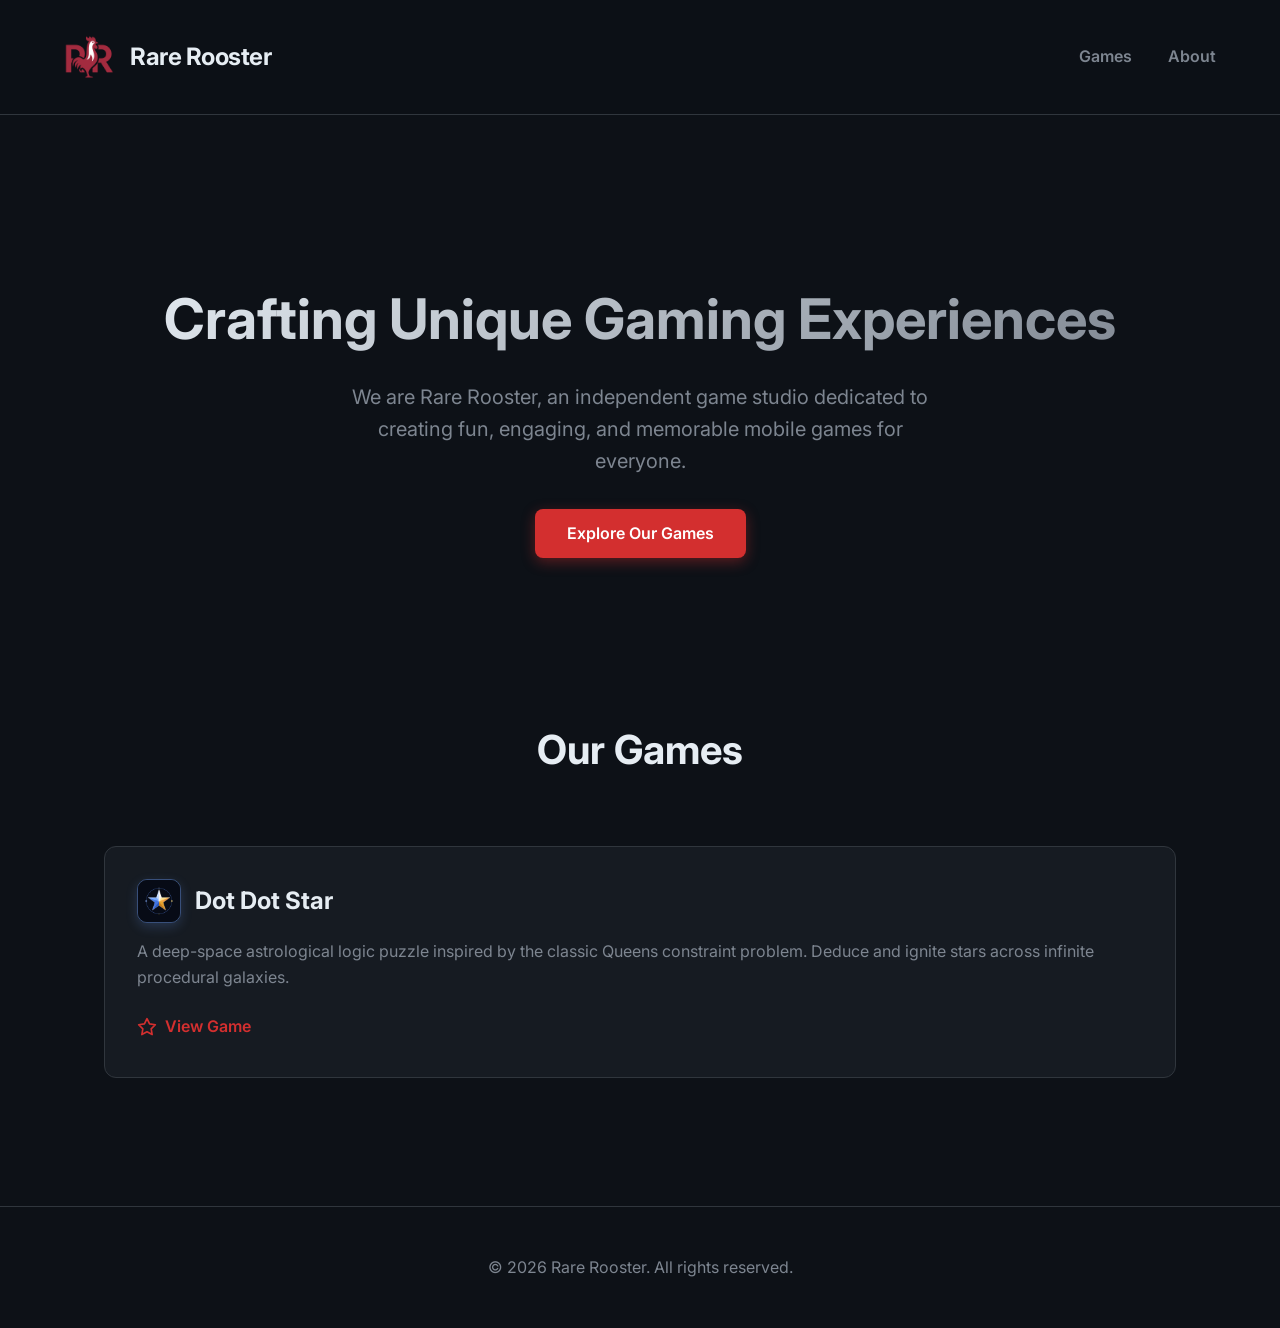
<file: index.html>
<!DOCTYPE html>
<html lang="en">
<head>
  <meta charset="UTF-8">
  <meta name="viewport" content="width=device-width, initial-scale=1.0">
  <title>Rare Rooster</title>
  <meta name="description" content="Rare Rooster - Independent Game Development Studio">
  <link rel="stylesheet" href="assets/css/styles.css">
  <link rel="icon" type="image/png" href="assets/images/logo.png">
</head>
<body>
  <header>
    <a href="index.html" class="logo-container">
      <img src="assets/images/logo.png" alt="Rare Rooster Logo">
      <span class="logo-text">Rare Rooster</span>
    </a>
    <nav>
      <a href="#games">Games</a>
      <a href="#about">About</a>
    </nav>
  </header>

  <main>
    <section class="hero">
      <h1>Crafting Unique Gaming Experiences</h1>
      <p>We are Rare Rooster, an independent game studio dedicated to creating fun, engaging, and memorable mobile games for everyone.</p>
      <a href="#games" class="btn">Explore Our Games</a>
    </section>

    <section id="games" style="padding-top: 4rem;">
      <h2 style="text-align: center; font-size: 2.5rem; margin-bottom: 2rem;">Our Games</h2>
      <div class="games-grid">
        <a href="games/dot-dot-star.html" class="game-card">
          <div style="display: flex; align-items: center; gap: 0.85rem; margin-bottom: 1rem;">
            <img src="assets/images/dot-dot-star-icon.png" alt="Dot Dot Star Icon" style="width: 44px; height: 44px; border-radius: 10px; border: 1px solid rgba(108, 159, 255, 0.4); box-shadow: 0 4px 12px rgba(108, 159, 255, 0.2);">
            <h3 style="margin-bottom: 0;">Dot Dot Star</h3>
          </div>
          <p>A deep-space astrological logic puzzle inspired by the classic Queens constraint problem. Deduce and ignite stars across infinite procedural galaxies.</p>
          <span class="game-card-action">
            <svg width="20" height="20" viewBox="0 0 24 24" fill="none" stroke="currentColor" stroke-width="2" stroke-linecap="round" stroke-linejoin="round">
              <polygon points="12 2 15.09 8.26 22 9.27 17 14.14 18.18 21.02 12 17.77 5.82 21.02 7 14.14 2 9.27 8.91 8.26 12 2"></polygon>
            </svg>
            View Game
          </span>
        </a>
        <!-- Future games will be added here -->
      </div>
    </section>
  </main>

  <footer>
    <p>&copy; 2026 Rare Rooster. All rights reserved.</p>
  </footer>
</body>
</html>
</file>
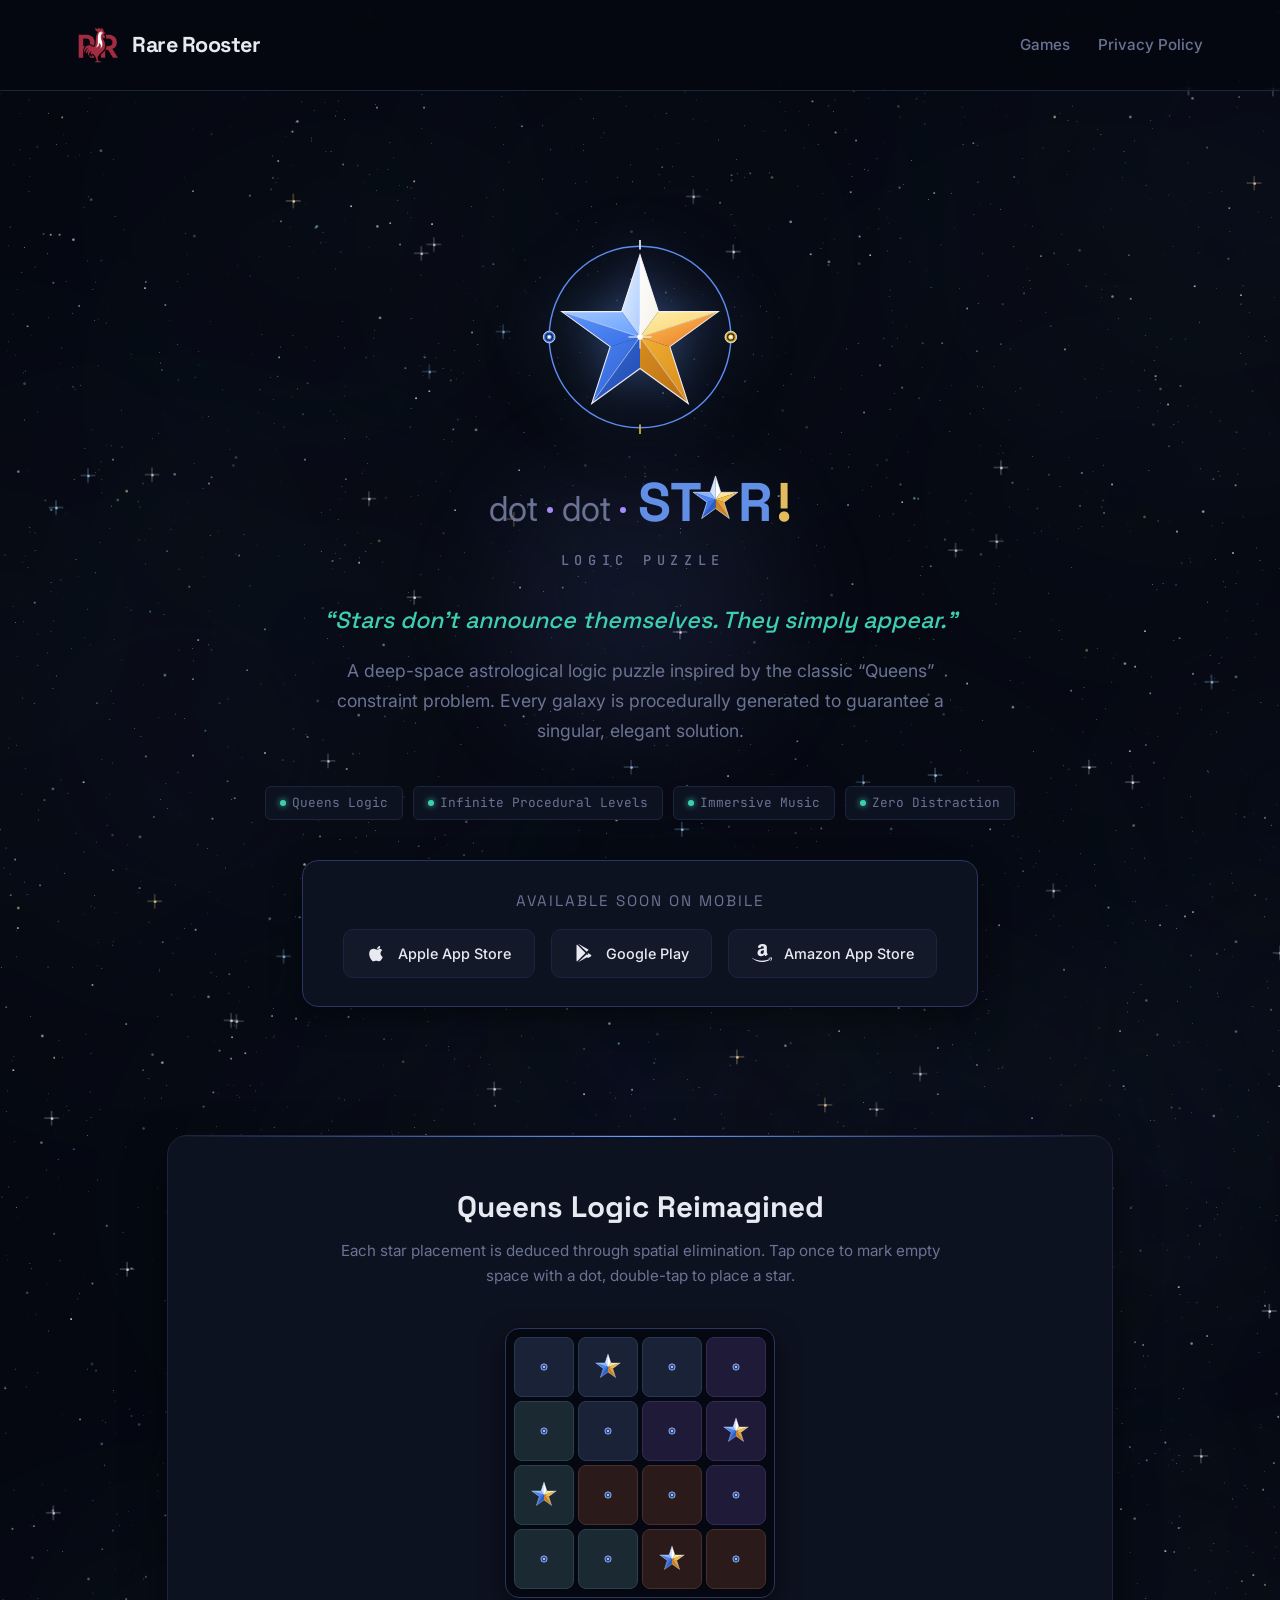
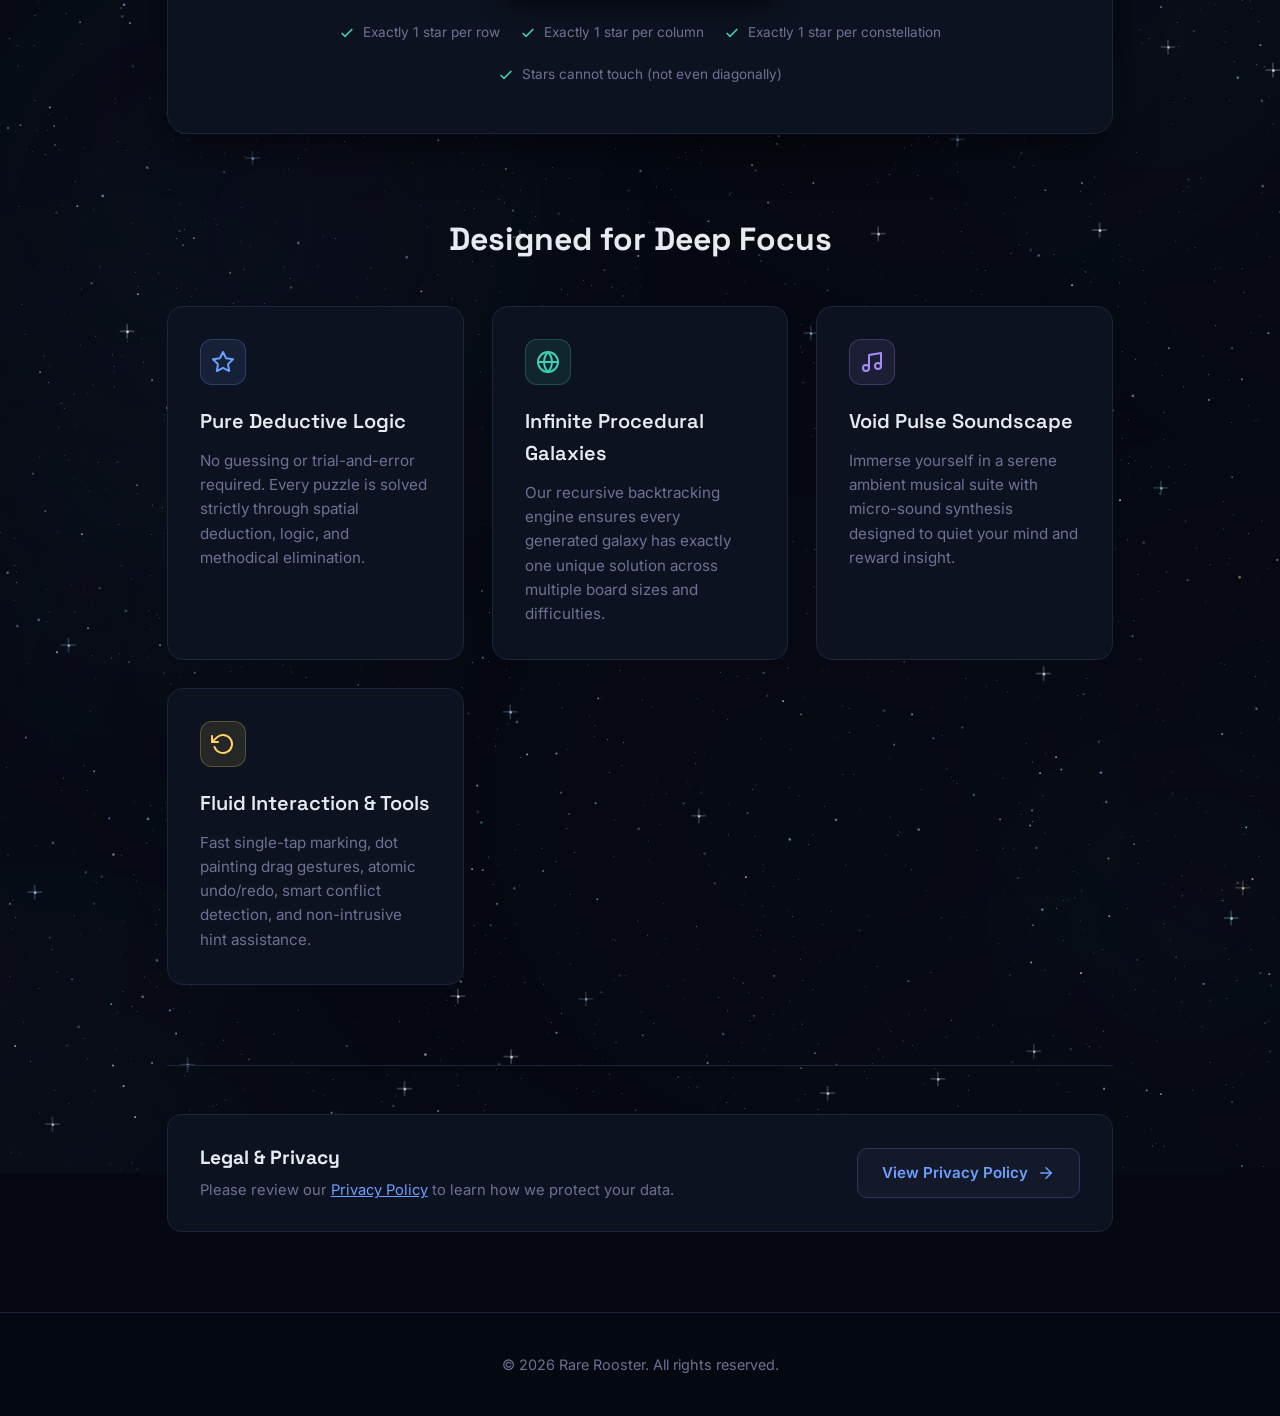
<file: games/dot-dot-star.html>
<!DOCTYPE html>
<html lang="en">
<head>
  <meta charset="UTF-8">
  <meta name="viewport" content="width=device-width, initial-scale=1.0">
  <title>Dot Dot Star - Rare Rooster</title>
  <meta name="description" content="Dot Dot Star is a deep-space astrological logic puzzle game by Rare Rooster, inspired by Queens puzzle logic with procedural infinite galaxies.">
  <link rel="stylesheet" href="../assets/css/dot-dot-star.css">
  <link rel="icon" type="image/svg+xml" href="../assets/images/dot-dot-star-icon.svg">
  <link rel="alternate icon" type="image/png" href="../assets/images/dot-dot-star-icon.png">
  <meta property="og:title" content="Dot Dot Star - Rare Rooster">
  <meta property="og:description" content="A deep-space astrological logic puzzle inspired by the classic Queens constraint problem. Deduce and ignite stars across infinite procedural galaxies.">
  <meta property="og:image" content="../assets/images/dot-dot-star-icon.png">
</head>
<body class="theme-void-pulse">
  <header>
    <a href="../index.html" class="logo-container">
      <img src="../assets/images/logo.png" alt="Rare Rooster Logo">
      <span class="logo-text">Rare Rooster</span>
    </a>
    <nav>
      <a href="../index.html#games">Games</a>
      <a href="../privacy/dot-dot-star.html">Privacy Policy</a>
    </nav>
  </header>

  <main>
    <!-- Hero Section -->
    <section class="dds-hero">
      <div class="dds-icon-wrapper">
        <img src="../assets/images/dot-dot-star-icon.svg" alt="Dot Dot Star Logo" class="dds-app-icon">
      </div>

      <div class="dds-wordmark" aria-label="dot dot STAR!">
        <span class="word-dot">dot</span>
        <span class="word-sep" aria-hidden="true"></span>
        <span class="word-dot">dot</span>
        <span class="word-sep" aria-hidden="true"></span>
        <span class="word-star" aria-label="STAR!">ST<img src="../assets/images/star.svg" alt="A" class="word-star-icon">R<span class="word-bang">!</span></span>
      </div>

      <div>
        <span class="dds-subtitle-badge">LOGIC PUZZLE</span>
      </div>

      <p class="dds-tagline"><em>&ldquo;Stars don&rsquo;t announce themselves. They simply appear.&rdquo;</em></p>

      <p class="dds-description">
        A deep-space astrological logic puzzle inspired by the classic &ldquo;Queens&rdquo; constraint problem.
        Every galaxy is procedurally generated to guarantee a singular, elegant solution.
      </p>

      <div class="dds-tags">
        <div class="dds-tag"><span class="dot-indicator"></span> Queens Logic</div>
        <div class="dds-tag"><span class="dot-indicator"></span> Infinite Procedural Levels</div>
        <div class="dds-tag"><span class="dot-indicator"></span> Immersive Music</div>
        <div class="dds-tag"><span class="dot-indicator"></span> Zero Distraction</div>
      </div>

      <!-- App Store / Google Play / Amazon App Store Availability -->
      <div class="dds-cta-box">
        <div class="dds-cta-title">Available Soon on Mobile</div>
        <div class="dds-store-badges">
          <div class="dds-badge-pill">
            <svg viewBox="0 0 24 24">
              <path d="M18.71 19.5c-.83 1.24-1.71 2.45-3.05 2.47-1.34.03-1.77-.79-3.29-.79-1.53 0-2 .77-3.27.82-1.31.05-2.3-1.32-3.14-2.53C4.25 17 2.94 12.45 4.7 9.39c.87-1.52 2.43-2.48 4.12-2.51 1.28-.02 2.5.87 3.29.87.78 0 2.26-1.07 3.81-.91.65.03 2.47.26 3.64 1.98-.09.06-2.17 1.28-2.15 3.81.03 3.02 2.65 4.03 2.68 4.04-.03.07-.42 1.44-1.38 2.83M15.97 6.84c.66-.82 1.11-1.96.99-3.1-.96.04-2.12.64-2.8 1.44-.6.69-1.12 1.83-0.98 2.94 1.07.08 2.16-.57 2.79-1.28z"/>
            </svg>
            <span>Apple App Store</span>
          </div>
          <div class="dds-badge-pill">
            <svg viewBox="0 0 24 24">
              <path d="M3.609 1.814L13.792 12 3.61 22.186c-.368-.372-.61-.926-.61-1.597V3.411c0-.672.242-1.226.61-1.597zM15.207 13.414l2.483 2.484-12.723 7.34 10.24-9.824zm0-2.828L4.967.762l12.723 7.34-2.483 2.484zm1.414 1.414l3.535 2.041c.961.554.961 1.464 0 2.019l-3.535 2.041-2.121-2.121 2.121-1.98z"/>
            </svg>
            <span>Google Play</span>
          </div>
          <div class="dds-badge-pill">
            <svg viewBox="0 0 24 24">
              <path d="M.045 18.02c.072-.116.187-.124.348-.022 3.636 2.11 7.594 3.166 11.87 3.166 2.852 0 5.668-.533 8.447-1.595l.315-.14c.138-.06.234-.1.293-.13.226-.088.39-.046.525.13.12.174.09.336-.12.48-.256.19-.6.41-1.006.654-1.244.743-2.64 1.316-4.185 1.726a17.617 17.617 0 01-10.951-.577 17.88 17.88 0 01-5.43-3.35c-.1-.074-.151-.15-.151-.22 0-.047.021-.09.051-.13zm6.565-6.218c0-1.005.247-1.863.743-2.577.495-.71 1.17-1.25 2.04-1.615.796-.335 1.756-.575 2.912-.72.39-.046 1.033-.103 1.92-.174v-.37c0-.93-.105-1.558-.3-1.875-.302-.43-.78-.65-1.44-.65h-.182c-.48.046-.896.196-1.246.46-.35.27-.575.63-.675 1.096-.06.3-.206.465-.435.51l-2.52-.315c-.248-.06-.372-.18-.372-.39 0-.046.007-.09.022-.15.247-1.29.855-2.25 1.82-2.88.976-.616 2.1-.975 3.39-1.05h.54c1.65 0 2.957.434 3.888 1.29.135.15.27.3.405.48.12.165.224.314.283.45.075.134.15.33.195.57.06.254.105.42.135.51.03.104.062.3.076.615.01.313.02.493.02.553v5.28c0 .376.06.72.165 1.036.105.313.21.54.315.674l.51.674c.09.136.136.256.136.36 0 .12-.06.226-.18.314-1.2 1.05-1.86 1.62-1.963 1.71-.165.135-.375.15-.63.045a6.062 6.062 0 01-.526-.496l-.31-.347a9.391 9.391 0 01-.317-.42l-.3-.435c-.81.886-1.603 1.44-2.4 1.665-.494.15-1.093.227-1.83.227-1.11 0-2.04-.343-2.76-1.034-.72-.69-1.08-1.665-1.08-2.94l-.05-.076zm3.753-.438c0 .566.14 1.02.425 1.364.285.34.675.512 1.155.512.045 0 .106-.007.195-.02.09-.016.134-.023.166-.023.614-.16 1.08-.553 1.424-1.178.165-.28.285-.58.36-.91.09-.32.12-.59.135-.8.015-.195.015-.54.015-1.005v-.54c-.84 0-1.484.06-1.92.18-1.275.36-1.92 1.17-1.92 2.43l-.035-.02zm9.162 7.027c.03-.06.075-.11.132-.17.362-.243.714-.41 1.05-.5a8.094 8.094 0 011.612-.24c.14-.012.28 0 .41.03.65.06 1.05.168 1.172.33.063.09.099.228.099.39v.15c0 .51-.149 1.11-.424 1.8-.278.69-.664 1.248-1.156 1.68-.073.06-.14.09-.197.09-.03 0-.06 0-.09-.012-.09-.044-.107-.12-.064-.24.54-1.26.806-2.143.806-2.64 0-.15-.03-.27-.087-.344-.145-.166-.55-.257-1.224-.257-.243 0-.533.016-.87.046-.363.045-.7.09-1 .135-.09 0-.148-.014-.18-.044-.03-.03-.036-.047-.02-.077 0-.017.006-.03.02-.063v-.06z"/>
            </svg>
            <span>Amazon App Store</span>
          </div>
        </div>
      </div>
    </section>

    <!-- Gameplay Board Showcase -->
    <section class="dds-showcase">
      <div class="dds-showcase-header">
        <h2>Queens Logic Reimagined</h2>
        <p>Each star placement is deduced through spatial elimination. Tap once to mark empty space with a dot, double-tap to place a star.</p>
      </div>

      <div class="dds-board-container">
        <!-- 4x4 Solved Board Sample -->
        <div class="dds-grid-4x4">
          <!-- Row 0: regions [0,0,0,1] -> Navy, Navy, Navy, Violet -->
          <div class="dds-cell r-navy"><div class="dds-cell-icon dds-cell-dot"><img src="../assets/images/dot.svg" alt="Dot"></div></div>
          <div class="dds-cell r-navy"><div class="dds-cell-icon dds-cell-star"><img src="../assets/images/star.svg" alt="Star"></div></div>
          <div class="dds-cell r-navy"><div class="dds-cell-icon dds-cell-dot"><img src="../assets/images/dot.svg" alt="Dot"></div></div>
          <div class="dds-cell r-violet"><div class="dds-cell-icon dds-cell-dot"><img src="../assets/images/dot.svg" alt="Dot"></div></div>

          <!-- Row 1: regions [2,0,1,1] -> Teal, Navy, Violet, Violet -->
          <div class="dds-cell r-teal"><div class="dds-cell-icon dds-cell-dot"><img src="../assets/images/dot.svg" alt="Dot"></div></div>
          <div class="dds-cell r-navy"><div class="dds-cell-icon dds-cell-dot"><img src="../assets/images/dot.svg" alt="Dot"></div></div>
          <div class="dds-cell r-violet"><div class="dds-cell-icon dds-cell-dot"><img src="../assets/images/dot.svg" alt="Dot"></div></div>
          <div class="dds-cell r-violet"><div class="dds-cell-icon dds-cell-star"><img src="../assets/images/star.svg" alt="Star"></div></div>

          <!-- Row 2: regions [2,3,3,1] -> Teal, Crimson, Crimson, Violet -->
          <div class="dds-cell r-teal"><div class="dds-cell-icon dds-cell-star"><img src="../assets/images/star.svg" alt="Star"></div></div>
          <div class="dds-cell r-crimson"><div class="dds-cell-icon dds-cell-dot"><img src="../assets/images/dot.svg" alt="Dot"></div></div>
          <div class="dds-cell r-crimson"><div class="dds-cell-icon dds-cell-dot"><img src="../assets/images/dot.svg" alt="Dot"></div></div>
          <div class="dds-cell r-violet"><div class="dds-cell-icon dds-cell-dot"><img src="../assets/images/dot.svg" alt="Dot"></div></div>

          <!-- Row 3: regions [2,2,3,3] -> Teal, Teal, Crimson, Crimson -->
          <div class="dds-cell r-teal"><div class="dds-cell-icon dds-cell-dot"><img src="../assets/images/dot.svg" alt="Dot"></div></div>
          <div class="dds-cell r-teal"><div class="dds-cell-icon dds-cell-dot"><img src="../assets/images/dot.svg" alt="Dot"></div></div>
          <div class="dds-cell r-crimson"><div class="dds-cell-icon dds-cell-star"><img src="../assets/images/star.svg" alt="Star"></div></div>
          <div class="dds-cell r-crimson"><div class="dds-cell-icon dds-cell-dot"><img src="../assets/images/dot.svg" alt="Dot"></div></div>
        </div>

        <div class="dds-board-rules">
          <div class="dds-rule-item">
            <svg width="16" height="16" viewBox="0 0 24 24" fill="none" stroke="currentColor" stroke-width="2.5"><polyline points="20 6 9 17 4 12"></polyline></svg>
            <span>Exactly 1 star per row</span>
          </div>
          <div class="dds-rule-item">
            <svg width="16" height="16" viewBox="0 0 24 24" fill="none" stroke="currentColor" stroke-width="2.5"><polyline points="20 6 9 17 4 12"></polyline></svg>
            <span>Exactly 1 star per column</span>
          </div>
          <div class="dds-rule-item">
            <svg width="16" height="16" viewBox="0 0 24 24" fill="none" stroke="currentColor" stroke-width="2.5"><polyline points="20 6 9 17 4 12"></polyline></svg>
            <span>Exactly 1 star per constellation</span>
          </div>
          <div class="dds-rule-item">
            <svg width="16" height="16" viewBox="0 0 24 24" fill="none" stroke="currentColor" stroke-width="2.5"><polyline points="20 6 9 17 4 12"></polyline></svg>
            <span>Stars cannot touch (not even diagonally)</span>
          </div>
        </div>
      </div>
    </section>

    <!-- Features Grid -->
    <section class="dds-features-section">
      <h2 class="dds-features-title">Designed for Deep Focus</h2>
      <div class="dds-features-grid">
        <div class="dds-feature-card">
          <div class="dds-feature-icon">
            <svg width="24" height="24" viewBox="0 0 24 24" fill="none" stroke="currentColor" stroke-width="2" stroke-linecap="round" stroke-linejoin="round">
              <polygon points="12 2 15.09 8.26 22 9.27 17 14.14 18.18 21.02 12 17.77 5.82 21.02 7 14.14 2 9.27 8.91 8.26 12 2"></polygon>
            </svg>
          </div>
          <h3>Pure Deductive Logic</h3>
          <p>No guessing or trial-and-error required. Every puzzle is solved strictly through spatial deduction, logic, and methodical elimination.</p>
        </div>

        <div class="dds-feature-card">
          <div class="dds-feature-icon">
            <svg width="24" height="24" viewBox="0 0 24 24" fill="none" stroke="currentColor" stroke-width="2" stroke-linecap="round" stroke-linejoin="round">
              <circle cx="12" cy="12" r="10"></circle>
              <line x1="2" y1="12" x2="22" y2="12"></line>
              <path d="M12 2a15.3 15.3 0 0 1 4 10 15.3 15.3 0 0 1-4 10 15.3 15.3 0 0 1-4-10 15.3 15.3 0 0 1 4-10z"></path>
            </svg>
          </div>
          <h3>Infinite Procedural Galaxies</h3>
          <p>Our recursive backtracking engine ensures every generated galaxy has exactly one unique solution across multiple board sizes and difficulties.</p>
        </div>

        <div class="dds-feature-card">
          <div class="dds-feature-icon">
            <svg width="24" height="24" viewBox="0 0 24 24" fill="none" stroke="currentColor" stroke-width="2" stroke-linecap="round" stroke-linejoin="round">
              <path d="M9 18V5l12-2v13"></path>
              <circle cx="6" cy="18" r="3"></circle>
              <circle cx="18" cy="16" r="3"></circle>
            </svg>
          </div>
          <h3>Void Pulse Soundscape</h3>
          <p>Immerse yourself in a serene ambient musical suite with micro-sound synthesis designed to quiet your mind and reward insight.</p>
        </div>

        <div class="dds-feature-card">
          <div class="dds-feature-icon">
            <svg width="24" height="24" viewBox="0 0 24 24" fill="none" stroke="currentColor" stroke-width="2" stroke-linecap="round" stroke-linejoin="round">
              <polyline points="1 4 1 10 7 10"></polyline>
              <path d="M3.51 15a9 9 0 1 0 2.13-9.36L1 10"></path>
            </svg>
          </div>
          <h3>Fluid Interaction &amp; Tools</h3>
          <p>Fast single-tap marking, dot painting drag gestures, atomic undo/redo, smart conflict detection, and non-intrusive hint assistance.</p>
        </div>
      </div>
    </section>

    <!-- Legal / Privacy Policy Section -->
    <section class="dds-legal-section">
      <div class="dds-legal-card">
        <div class="dds-legal-info">
          <h3>Legal &amp; Privacy</h3>
          <p>Please review our <a href="../privacy/dot-dot-star.html" style="color: var(--dds-accent-stellar); text-decoration: underline;">Privacy Policy</a> to learn how we protect your data.</p>
        </div>
        <a href="../privacy/dot-dot-star.html" class="dds-legal-btn">
          View Privacy Policy
          <svg width="18" height="18" viewBox="0 0 24 24" fill="none" stroke="currentColor" stroke-width="2" stroke-linecap="round" stroke-linejoin="round">
            <line x1="5" y1="12" x2="19" y2="12"></line>
            <polyline points="12 5 19 12 12 19"></polyline>
          </svg>
        </a>
      </div>
    </section>
  </main>

  <footer>
    <p>&copy; 2026 <a href="../index.html">Rare Rooster</a>. All rights reserved.</p>
  </footer>
</body>
</html>
</file>
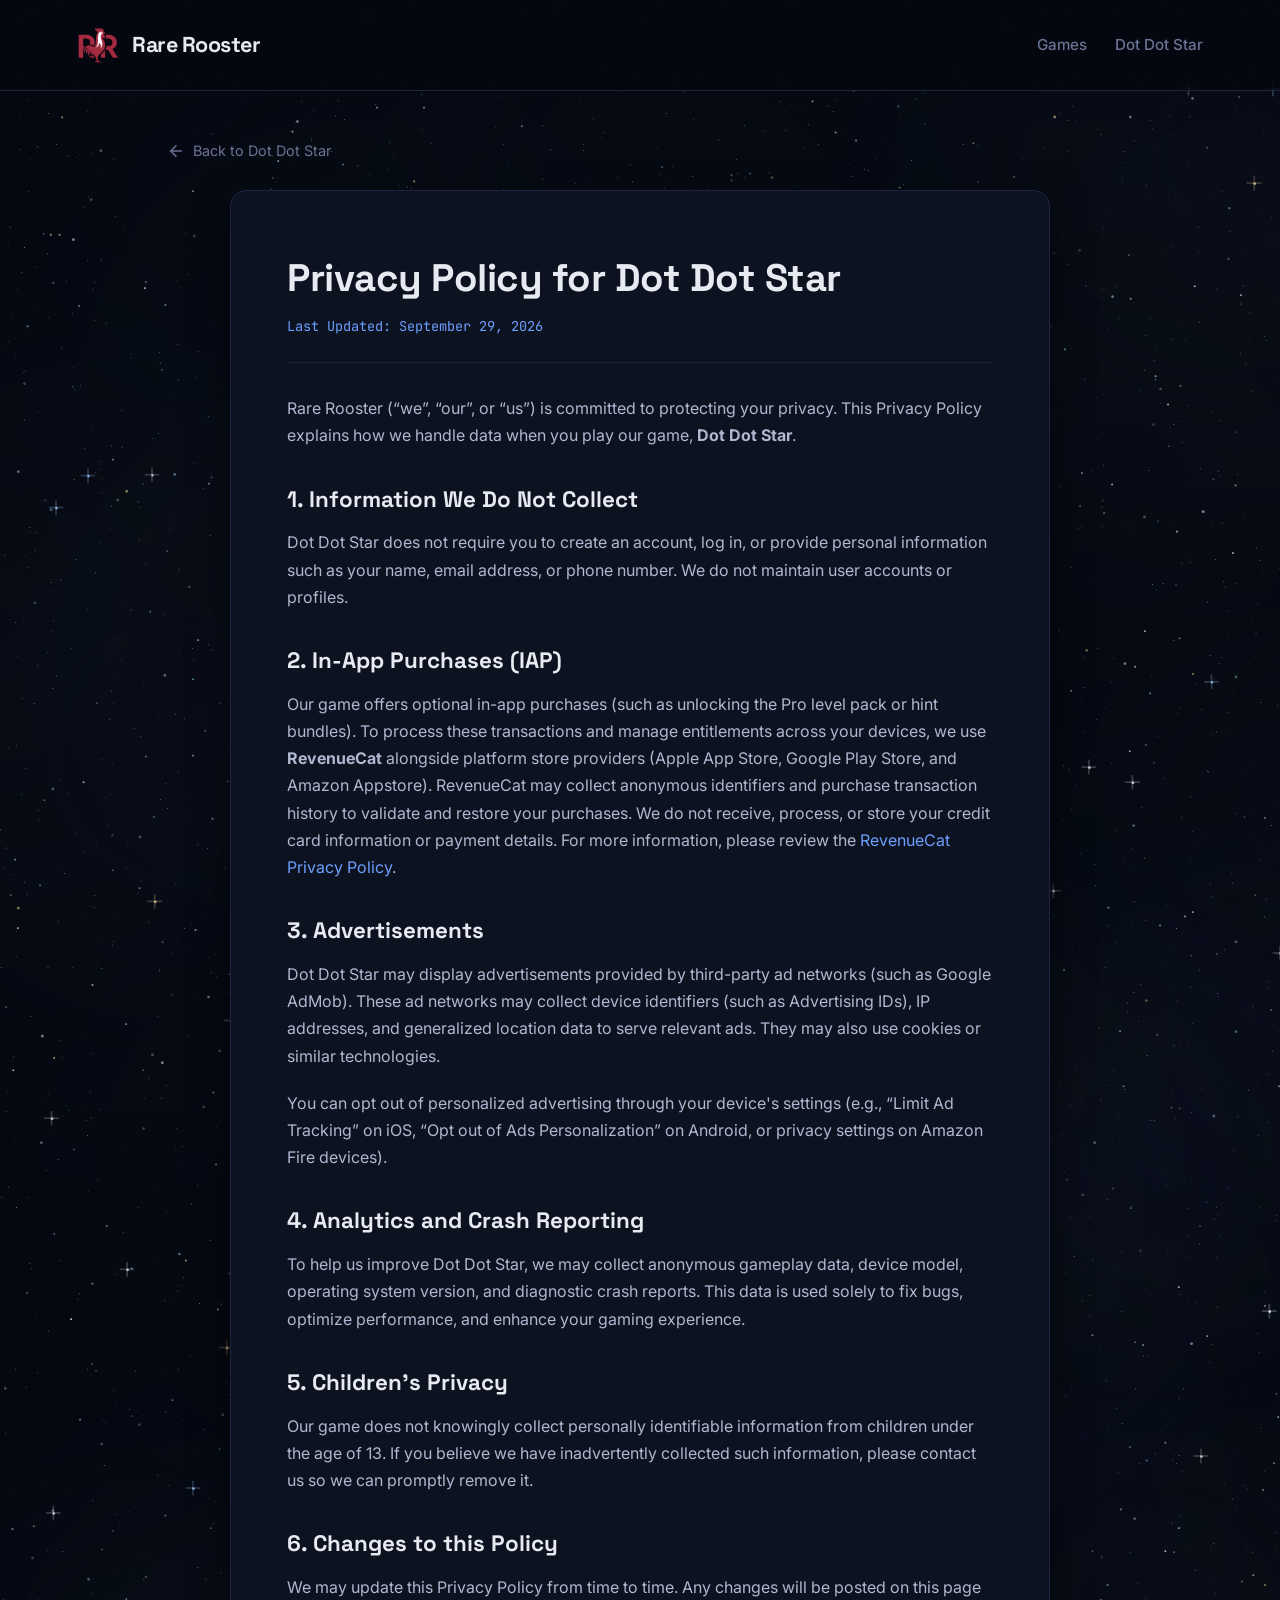
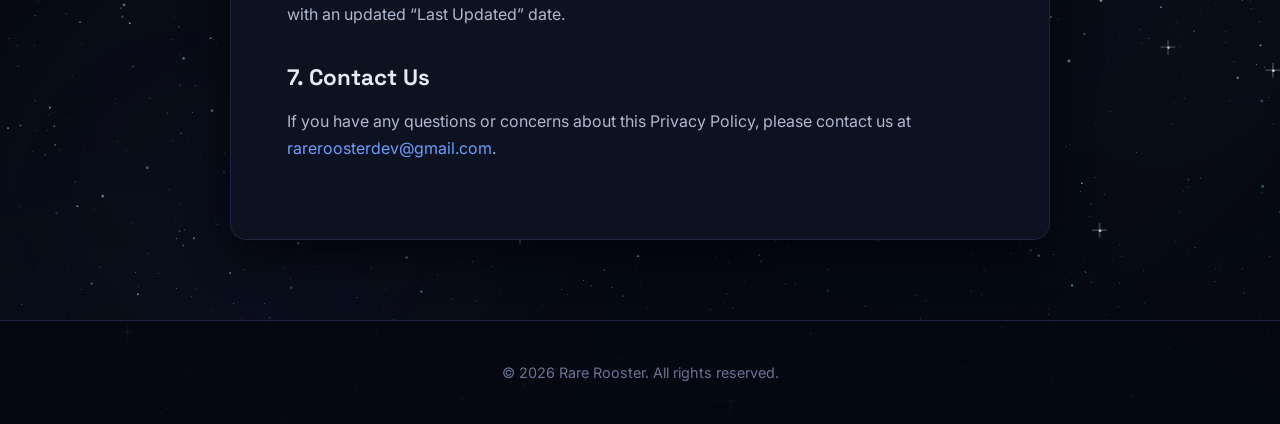
<file: privacy/dot-dot-star.html>
<!DOCTYPE html>
<html lang="en">
<head>
  <meta charset="UTF-8">
  <meta name="viewport" content="width=device-width, initial-scale=1.0">
  <title>Dot Dot Star - Privacy Policy</title>
  <meta name="description" content="Privacy Policy for Dot Dot Star by Rare Rooster">
  <link rel="stylesheet" href="../assets/css/dot-dot-star.css">
  <link rel="icon" type="image/svg+xml" href="../assets/images/dot-dot-star-icon.svg">
  <link rel="alternate icon" type="image/png" href="../assets/images/dot-dot-star-icon.png">
</head>
<body class="theme-void-pulse">
  <header>
    <a href="../index.html" class="logo-container">
      <img src="../assets/images/logo.png" alt="Rare Rooster Logo">
      <span class="logo-text">Rare Rooster</span>
    </a>
    <nav>
      <a href="../index.html#games">Games</a>
      <a href="../games/dot-dot-star.html">Dot Dot Star</a>
    </nav>
  </header>

  <main>
    <a href="../games/dot-dot-star.html" class="dds-back-link">
      <svg width="18" height="18" viewBox="0 0 24 24" fill="none" stroke="currentColor" stroke-width="2" stroke-linecap="round" stroke-linejoin="round">
        <line x1="19" y1="12" x2="5" y2="12"></line>
        <polyline points="12 19 5 12 12 5"></polyline>
      </svg>
      Back to Dot Dot Star
    </a>

    <div class="dds-privacy-container">
      <h1>Privacy Policy for Dot Dot Star</h1>
      <span class="last-updated">Last Updated: September 29, 2026</span>

      <p>Rare Rooster (&ldquo;we&rdquo;, &ldquo;our&rdquo;, or &ldquo;us&rdquo;) is committed to protecting your privacy. This Privacy Policy explains how we handle data when you play our game, <strong>Dot Dot Star</strong>.</p>

      <h2>1. Information We Do Not Collect</h2>
      <p>Dot Dot Star does not require you to create an account, log in, or provide personal information such as your name, email address, or phone number. We do not maintain user accounts or profiles.</p>

      <h2>2. In-App Purchases (IAP)</h2>
      <p>Our game offers optional in-app purchases (such as unlocking the Pro level pack or hint bundles). To process these transactions and manage entitlements across your devices, we use <strong>RevenueCat</strong> alongside platform store providers (Apple App Store, Google Play Store, and Amazon Appstore). RevenueCat may collect anonymous identifiers and purchase transaction history to validate and restore your purchases. We do not receive, process, or store your credit card information or payment details. For more information, please review the <a href="https://www.revenuecat.com/privacy" target="_blank" rel="noopener noreferrer">RevenueCat Privacy Policy</a>.</p>

      <h2>3. Advertisements</h2>
      <p>Dot Dot Star may display advertisements provided by third-party ad networks (such as Google AdMob). These ad networks may collect device identifiers (such as Advertising IDs), IP addresses, and generalized location data to serve relevant ads. They may also use cookies or similar technologies.</p>
      <p>You can opt out of personalized advertising through your device's settings (e.g., &ldquo;Limit Ad Tracking&rdquo; on iOS, &ldquo;Opt out of Ads Personalization&rdquo; on Android, or privacy settings on Amazon Fire devices).</p>

      <h2>4. Analytics and Crash Reporting</h2>
      <p>To help us improve Dot Dot Star, we may collect anonymous gameplay data, device model, operating system version, and diagnostic crash reports. This data is used solely to fix bugs, optimize performance, and enhance your gaming experience.</p>

      <h2>5. Children's Privacy</h2>
      <p>Our game does not knowingly collect personally identifiable information from children under the age of 13. If you believe we have inadvertently collected such information, please contact us so we can promptly remove it.</p>

      <h2>6. Changes to this Policy</h2>
      <p>We may update this Privacy Policy from time to time. Any changes will be posted on this page with an updated &ldquo;Last Updated&rdquo; date.</p>

      <h2>7. Contact Us</h2>
      <p>If you have any questions or concerns about this Privacy Policy, please contact us at <a href="mailto:rareroosterdev@gmail.com">rareroosterdev@gmail.com</a>.</p>
    </div>
  </main>

  <footer>
    <p>&copy; 2026 <a href="../index.html">Rare Rooster</a>. All rights reserved.</p>
  </footer>
</body>
</html>
</file>
<file: assets/css/styles.css>
@import url('https://fonts.googleapis.com/css2?family=Inter:wght@300;400;600;700&display=swap');

:root {
  --bg-color: #0d1117;
  --surface-color: #161b22;
  --text-primary: #e6edf3;
  --text-secondary: #7d8590;
  --accent-color: #d32f2f;
  --accent-hover: #b71c1c;
  --border-color: #30363d;
}

* {
  margin: 0;
  padding: 0;
  box-sizing: border-box;
}

body {
  font-family: 'Inter', sans-serif;
  background-color: var(--bg-color);
  color: var(--text-primary);
  line-height: 1.6;
  -webkit-font-smoothing: antialiased;
}

header {
  padding: 2rem 5%;
  display: flex;
  justify-content: space-between;
  align-items: center;
  border-bottom: 1px solid var(--border-color);
  background: rgba(13, 17, 23, 0.8);
  backdrop-filter: blur(10px);
  position: sticky;
  top: 0;
  z-index: 100;
}

.logo-container {
  display: flex;
  align-items: center;
  gap: 1rem;
  text-decoration: none;
  color: var(--text-primary);
}

.logo-container img {
  height: 50px;
  width: auto;
  transition: transform 0.3s ease;
}

.logo-container:hover img {
  transform: scale(1.05);
}

.logo-text {
  font-size: 1.5rem;
  font-weight: 700;
  letter-spacing: -0.5px;
}

nav a {
  color: var(--text-secondary);
  text-decoration: none;
  margin-left: 2rem;
  font-weight: 600;
  transition: color 0.3s ease;
}

nav a:hover {
  color: var(--accent-color);
}

main {
  padding: 4rem 5%;
  max-width: 1200px;
  margin: 0 auto;
}

.hero {
  text-align: center;
  padding: 6rem 0;
  animation: fadeIn 1s ease-out forwards;
}

.hero h1 {
  font-size: 3.5rem;
  font-weight: 700;
  margin-bottom: 1rem;
  background: linear-gradient(135deg, var(--text-primary) 0%, var(--text-secondary) 100%);
  -webkit-background-clip: text;
  -webkit-text-fill-color: transparent;
}

.hero p {
  font-size: 1.25rem;
  color: var(--text-secondary);
  max-width: 600px;
  margin: 0 auto 2rem;
}

.btn {
  display: inline-block;
  background-color: var(--accent-color);
  color: #fff;
  padding: 0.75rem 2rem;
  border-radius: 8px;
  text-decoration: none;
  font-weight: 600;
  transition: all 0.3s ease;
  box-shadow: 0 4px 14px 0 rgba(211, 47, 47, 0.39);
}

.btn:hover {
  background-color: var(--accent-hover);
  transform: translateY(-2px);
  box-shadow: 0 6px 20px rgba(211, 47, 47, 0.5);
}

.games-grid {
  display: grid;
  grid-template-columns: repeat(auto-fit, minmax(300px, 1fr));
  gap: 2rem;
  margin-top: 4rem;
}

.game-card {
  display: block;
  text-decoration: none;
  color: inherit;
  background: var(--surface-color);
  border: 1px solid var(--border-color);
  border-radius: 12px;
  padding: 2rem;
  transition: all 0.3s ease;
  text-align: left;
  cursor: pointer;
}

.game-card:hover {
  border-color: var(--accent-color);
  transform: translateY(-5px);
  box-shadow: 0 10px 30px rgba(0, 0, 0, 0.5);
}

.game-card h3 {
  font-size: 1.5rem;
  margin-bottom: 1rem;
  color: var(--text-primary);
  transition: color 0.3s ease;
}

.game-card:hover h3 {
  color: #fff;
}

.game-card p {
  color: var(--text-secondary);
  margin-bottom: 1.5rem;
}

.game-card a,
.game-card .game-card-action {
  color: var(--accent-color);
  text-decoration: none;
  font-weight: 600;
  display: inline-flex;
  align-items: center;
  gap: 0.5rem;
  transition: color 0.3s ease;
}

.game-card:hover a,
.game-card:hover .game-card-action {
  color: var(--accent-hover);
}

/* Privacy Policy specific styles */
.content-page {
  max-width: 800px;
  margin: 0 auto;
  background: var(--surface-color);
  padding: 3rem;
  border-radius: 12px;
  border: 1px solid var(--border-color);
  animation: slideUp 0.8s ease-out forwards;
}

.content-page h1 {
  font-size: 2.5rem;
  margin-bottom: 1rem;
  border-bottom: 1px solid var(--border-color);
  padding-bottom: 1rem;
}

.content-page h2 {
  font-size: 1.5rem;
  margin-top: 2rem;
  margin-bottom: 1rem;
  color: var(--text-primary);
}

.content-page p, .content-page ul {
  margin-bottom: 1rem;
  color: var(--text-secondary);
}

.content-page ul {
  padding-left: 2rem;
}

.content-page a {
  color: var(--accent-color);
  text-decoration: none;
}

.content-page a:hover {
  text-decoration: underline;
}

footer {
  text-align: center;
  padding: 3rem 5%;
  color: var(--text-secondary);
  border-top: 1px solid var(--border-color);
  margin-top: 4rem;
}

@keyframes fadeIn {
  from { opacity: 0; }
  to { opacity: 1; }
}

@keyframes slideUp {
  from { opacity: 0; transform: translateY(20px); }
  to { opacity: 1; transform: translateY(0); }
}

@media (max-width: 768px) {
  header {
    flex-direction: column;
    gap: 1rem;
  }
  
  nav {
    display: flex;
    gap: 1rem;
  }
  
  nav a {
    margin: 0;
  }
  
  .hero h1 {
    font-size: 2.5rem;
  }
}
</file>
<file: assets/css/dot-dot-star.css>
@import url('https://fonts.googleapis.com/css2?family=Inter:wght@300;400;500;600;700&family=JetBrains+Mono:wght@400;500;600&family=Space+Grotesk:wght@400;500;600;700&display=swap');

:root {
  --dds-bg-void: #050810;
  --dds-bg-mid: #0d1220;
  --dds-bg-surface: #141929;
  --dds-bg-elevated: #1a2238;
  --dds-on-bg: #e8eaf2;
  --dds-on-bg-muted: #6b7394;
  --dds-accent-stellar: #6c9fff;
  --dds-accent-stellar-hover: #8bb4ff;
  --dds-accent-mint: #3ecfb2;
  --dds-accent-violet: #a78bfa;
  --dds-accent-amber: #ffd166;
  --dds-accent-rose: #ff5c7a;
  --dds-border: #1c2440;
  --dds-border-bold: #2a3560;
  --dds-glow-stellar: rgba(108, 159, 255, 0.25);
  --dds-glow-mint: rgba(62, 207, 178, 0.2);
  --dds-glow-violet: rgba(167, 139, 250, 0.2);
}

* {
  margin: 0;
  padding: 0;
  box-sizing: border-box;
}

body.theme-void-pulse {
  font-family: 'Inter', -apple-system, BlinkMacSystemFont, 'Segoe UI', Roboto, sans-serif;
  background-color: var(--dds-bg-void);
  background-image: url('../images/starfield.png');
  background-position: center top;
  background-repeat: no-repeat;
  background-size: cover;
  background-attachment: fixed;
  color: var(--dds-on-bg);
  line-height: 1.6;
  -webkit-font-smoothing: antialiased;
  min-height: 100vh;
  display: flex;
  flex-direction: column;
}

/* Header */
.theme-void-pulse header {
  padding: 1.5rem 6%;
  display: flex;
  justify-content: space-between;
  align-items: center;
  border-bottom: 1px solid var(--dds-border);
  background: rgba(5, 8, 16, 0.85);
  backdrop-filter: blur(14px);
  -webkit-backdrop-filter: blur(14px);
  position: sticky;
  top: 0;
  z-index: 100;
}

.theme-void-pulse .logo-container {
  display: flex;
  align-items: center;
  gap: 0.85rem;
  text-decoration: none;
  color: var(--dds-on-bg);
  transition: opacity 0.2s ease;
}

.theme-void-pulse .logo-container:hover {
  opacity: 0.9;
}

.theme-void-pulse .logo-container img {
  height: 42px;
  width: auto;
}

.theme-void-pulse .logo-text {
  font-family: 'Space Grotesk', sans-serif;
  font-size: 1.35rem;
  font-weight: 700;
  letter-spacing: -0.5px;
  color: var(--dds-on-bg);
}

.theme-void-pulse nav {
  display: flex;
  gap: 1.75rem;
  align-items: center;
}

.theme-void-pulse nav a {
  color: var(--dds-on-bg-muted);
  text-decoration: none;
  font-size: 0.95rem;
  font-weight: 500;
  transition: all 0.25s ease;
}

.theme-void-pulse nav a:hover,
.theme-void-pulse nav a.active {
  color: var(--dds-accent-stellar);
  text-shadow: 0 0 12px var(--dds-glow-stellar);
}

/* Main Container */
.theme-void-pulse main {
  flex: 1;
  padding: 3rem 6% 5rem;
  max-width: 1100px;
  margin: 0 auto;
  width: 100%;
}

/* Hero Section */
.dds-hero {
  text-align: center;
  padding: 3rem 1rem 4rem;
  position: relative;
}

.dds-hero::before {
  content: '';
  position: absolute;
  top: 50%;
  left: 50%;
  transform: translate(-50%, -50%);
  width: 380px;
  height: 380px;
  background: radial-gradient(circle, rgba(108, 159, 255, 0.12) 0%, rgba(167, 139, 250, 0.05) 50%, transparent 70%);
  pointer-events: none;
  z-index: 0;
  filter: blur(40px);
}

.dds-hero > * {
  position: relative;
  z-index: 1;
}

/* Icon & Logo showcase */
.dds-icon-wrapper {
  margin: 0 auto 1rem;
  width: 300px;
  height: 300px;
  position: relative;
  display: flex;
  align-items: center;
  justify-content: center;
}

.dds-app-icon {
  width: 100%;
  height: 100%;
  object-fit: contain;
  filter: drop-shadow(0 0 25px rgba(108, 159, 255, 0.45)) drop-shadow(0 8px 24px rgba(0, 0, 0, 0.6));
  transition: transform 0.35s cubic-bezier(0.16, 1, 0.3, 1), filter 0.35s ease;
}

.dds-app-icon:hover {
  transform: scale(1.06) translateY(-2px);
  filter: drop-shadow(0 0 40px rgba(108, 159, 255, 0.75)) drop-shadow(0 0 15px rgba(255, 209, 102, 0.4)) drop-shadow(0 12px 30px rgba(0, 0, 0, 0.8));
}

/* Wordmark */
.dds-wordmark {
  display: inline-flex;
  align-items: baseline;
  justify-content: center;
  flex-wrap: wrap;
  column-gap: 0.45rem;
  row-gap: 0.1rem;
  margin-bottom: 1.1rem;
  margin-top: -3rem;
}

.dds-wordmark .word-dot {
  font-family: 'Inter', sans-serif;
  font-weight: 400;
  font-size: 2.15rem;
  color: var(--dds-on-bg-muted);
  line-height: 1;
}

.dds-wordmark .word-sep {
  display: inline-block;
  width: 6px;
  height: 6px;
  background-color: var(--dds-accent-violet);
  border-radius: 50%;
  flex-shrink: 0;
  transform: translateY(-8px);
  margin: 0 0.12rem;
}

.dds-wordmark .word-star {
  font-family: 'Space Grotesk', sans-serif;
  font-weight: 700;
  font-size: 3.4rem;
  letter-spacing: -0.01em;
  color: #628fe6;
  background: none;
  -webkit-text-fill-color: #628fe6;
  display: inline-block;
  margin-left: 0.2rem;
  line-height: 1;
}

.dds-wordmark .word-star-icon {
  height: 0.94em;
  width: 0.94em;
  vertical-align: -0.08em;
  margin: 0 -0.06em 0 -0.20em;
  filter: none;
  transition: transform 0.25s ease;
}

.dds-wordmark .word-star-icon:hover {
  transform: scale(1.08);
}

.dds-wordmark .word-bang {
  font-family: 'Space Grotesk', sans-serif;
  font-weight: 700;
  color: #e5bc5d;
  -webkit-text-fill-color: #e5bc5d;
  text-shadow: none;
  line-height: 1;
  margin-left: 0.08em;
}

.dds-subtitle-badge {
  display: inline-block;
  font-family: 'JetBrains Mono', monospace;
  font-size: 0.85rem;
  font-weight: 500;
  letter-spacing: 0.42em;
  color: var(--dds-on-bg-muted);
  background: transparent;
  border: none;
  padding: 0;
  border-radius: 0;
  margin-bottom: 2rem;
  text-transform: uppercase;
  padding-left: 0.42em;
}

.dds-tagline {
  font-family: 'Space Grotesk', sans-serif;
  font-size: 1.45rem;
  font-weight: 500;
  color: var(--dds-on-bg);
  max-width: 680px;
  margin: 0 auto 1.25rem;
  line-height: 1.4;
}

.dds-tagline em {
  font-style: italic;
  color: var(--dds-accent-mint);
}

.dds-description {
  font-size: 1.1rem;
  color: var(--dds-on-bg-muted);
  max-width: 660px;
  margin: 0 auto 2.5rem;
  line-height: 1.7;
}

/* Feature tags */
.dds-tags {
  display: flex;
  flex-wrap: wrap;
  justify-content: center;
  gap: 0.65rem;
  margin-bottom: 2.5rem;
}

.dds-tag {
  font-family: 'JetBrains Mono', monospace;
  font-size: 0.8rem;
  padding: 0.35rem 0.85rem;
  background: var(--dds-bg-mid);
  border: 1px solid var(--dds-border);
  color: var(--dds-on-bg-muted);
  border-radius: 6px;
  display: inline-flex;
  align-items: center;
  gap: 0.4rem;
}

.dds-tag span.dot-indicator {
  width: 6px;
  height: 6px;
  border-radius: 50%;
  background-color: var(--dds-accent-mint);
  box-shadow: 0 0 6px var(--dds-accent-mint);
}

/* CTA Download Status */
.dds-cta-box {
  display: inline-flex;
  flex-direction: column;
  align-items: center;
  gap: 1rem;
  background: var(--dds-bg-mid);
  border: 1px solid var(--dds-border-bold);
  border-radius: 16px;
  padding: 1.75rem 2.5rem;
  box-shadow: 0 10px 30px rgba(0, 0, 0, 0.4);
}

.dds-cta-title {
  font-family: 'Space Grotesk', sans-serif;
  font-size: 0.95rem;
  text-transform: uppercase;
  letter-spacing: 2px;
  color: var(--dds-on-bg-muted);
}

.dds-store-badges {
  display: flex;
  gap: 1rem;
  flex-wrap: wrap;
  justify-content: center;
}

.dds-badge-pill {
  display: inline-flex;
  align-items: center;
  gap: 0.75rem;
  background: var(--dds-bg-surface);
  border: 1px solid var(--dds-border);
  color: var(--dds-on-bg);
  padding: 0.75rem 1.4rem;
  border-radius: 10px;
  text-decoration: none;
  font-size: 0.9rem;
  font-weight: 500;
  transition: all 0.25s ease;
}

.dds-badge-pill svg {
  width: 20px;
  height: 20px;
  fill: currentColor;
}

.dds-badge-pill:hover {
  border-color: var(--dds-accent-stellar);
  background: rgba(108, 159, 255, 0.1);
  color: #fff;
  transform: translateY(-2px);
  box-shadow: 0 6px 20px var(--dds-glow-stellar);
}

/* Visual Showcase Board */
.dds-showcase {
  margin: 4rem auto 5rem;
  background: var(--dds-bg-mid);
  border: 1px solid var(--dds-border);
  border-radius: 20px;
  padding: 3rem 2rem;
  display: flex;
  flex-direction: column;
  align-items: center;
  box-shadow: 0 16px 40px rgba(0, 0, 0, 0.5);
  position: relative;
  overflow: hidden;
}

.dds-showcase::before {
  content: '';
  position: absolute;
  top: 0;
  left: 0;
  right: 0;
  height: 1px;
  background: linear-gradient(90deg, transparent, var(--dds-accent-stellar), transparent);
}

.dds-showcase-header {
  text-align: center;
  max-width: 600px;
  margin-bottom: 2.5rem;
}

.dds-showcase-header h2 {
  font-family: 'Space Grotesk', sans-serif;
  font-size: 1.85rem;
  font-weight: 700;
  color: var(--dds-on-bg);
  margin-bottom: 0.5rem;
}

.dds-showcase-header p {
  color: var(--dds-on-bg-muted);
  font-size: 0.95rem;
}

/* Queens Logic 4x4 Mini Board */
.dds-board-container {
  display: flex;
  flex-direction: column;
  align-items: center;
  gap: 1.5rem;
}

.dds-grid-4x4 {
  display: grid;
  grid-template-columns: repeat(4, 60px);
  grid-template-rows: repeat(4, 60px);
  gap: 4px;
  background: var(--dds-bg-void);
  padding: 8px;
  border-radius: 14px;
  border: 1px solid var(--dds-border-bold);
  box-shadow: 0 8px 24px rgba(0, 0, 0, 0.6);
}

.dds-cell {
  border-radius: 8px;
  display: flex;
  align-items: center;
  justify-content: center;
  position: relative;
  transition: transform 0.2s ease;
}

.dds-cell:hover {
  transform: scale(1.04);
}

/* Region Colors from Void Pulse Spec */
.r-navy { background-color: #1a2238; border: 1px solid #283758; }
.r-violet { background-color: #1e1a38; border: 1px solid #332b5d; }
.r-teal { background-color: #1a2932; border: 1px solid #29424f; }
.r-crimson { background-color: #2a1a1a; border: 1px solid #4a2d2d; }

.dds-cell-icon {
  width: 28px;
  height: 28px;
  display: flex;
  align-items: center;
  justify-content: center;
}

 .dds-cell-dot {
     width: 10px;
     height: 10px;
 }

.dds-board-rules {
  display: flex;
  flex-wrap: wrap;
  justify-content: center;
  gap: 1.25rem;
  max-width: 650px;
}

.dds-rule-item {
  display: flex;
  align-items: center;
  gap: 0.5rem;
  font-size: 0.85rem;
  color: var(--dds-on-bg-muted);
}

.dds-rule-item svg {
  color: var(--dds-accent-mint);
  flex-shrink: 0;
}

/* Features Grid */
.dds-features-section {
  margin-bottom: 5rem;
}

.dds-features-title {
  text-align: center;
  font-family: 'Space Grotesk', sans-serif;
  font-size: 2rem;
  font-weight: 700;
  margin-bottom: 2.5rem;
  color: var(--dds-on-bg);
}

.dds-features-grid {
  display: grid;
  grid-template-columns: repeat(auto-fit, minmax(280px, 1fr));
  gap: 1.75rem;
}

.dds-feature-card {
  background: var(--dds-bg-mid);
  border: 1px solid var(--dds-border);
  border-radius: 16px;
  padding: 2rem;
  transition: all 0.3s ease;
  position: relative;
  overflow: hidden;
}

.dds-feature-card:hover {
  transform: translateY(-4px);
  border-color: var(--dds-accent-stellar);
  box-shadow: 0 12px 30px rgba(0, 0, 0, 0.5), 0 0 20px var(--dds-glow-stellar);
}

.dds-feature-icon {
  width: 46px;
  height: 46px;
  border-radius: 12px;
  background: rgba(108, 159, 255, 0.1);
  border: 1px solid rgba(108, 159, 255, 0.25);
  display: flex;
  align-items: center;
  justify-content: center;
  margin-bottom: 1.25rem;
  color: var(--dds-accent-stellar);
}

.dds-feature-card:nth-child(2) .dds-feature-icon {
  background: rgba(62, 207, 178, 0.1);
  border-color: rgba(62, 207, 178, 0.25);
  color: var(--dds-accent-mint);
}

.dds-feature-card:nth-child(3) .dds-feature-icon {
  background: rgba(167, 139, 250, 0.1);
  border-color: rgba(167, 139, 250, 0.25);
  color: var(--dds-accent-violet);
}

.dds-feature-card:nth-child(4) .dds-feature-icon {
  background: rgba(255, 209, 102, 0.1);
  border-color: rgba(255, 209, 102, 0.25);
  color: var(--dds-accent-amber);
}

.dds-feature-card h3 {
  font-family: 'Space Grotesk', sans-serif;
  font-size: 1.25rem;
  font-weight: 600;
  margin-bottom: 0.75rem;
  color: var(--dds-on-bg);
}

.dds-feature-card p {
  color: var(--dds-on-bg-muted);
  font-size: 0.95rem;
  line-height: 1.6;
}

/* Legal Banner / Section */
.dds-legal-section {
  margin-top: 4rem;
  border-top: 1px solid var(--dds-border);
  padding-top: 3rem;
}

.dds-legal-card {
  background: var(--dds-bg-mid);
  border: 1px solid var(--dds-border);
  border-radius: 14px;
  padding: 1.75rem 2rem;
  display: flex;
  justify-content: space-between;
  align-items: center;
  gap: 1.5rem;
  flex-wrap: wrap;
}

.dds-legal-info h3 {
  font-family: 'Space Grotesk', sans-serif;
  font-size: 1.2rem;
  margin-bottom: 0.35rem;
  color: var(--dds-on-bg);
}

.dds-legal-info p {
  color: var(--dds-on-bg-muted);
  font-size: 0.92rem;
}

.dds-legal-btn {
  display: inline-flex;
  align-items: center;
  gap: 0.6rem;
  background: var(--dds-bg-surface);
  border: 1px solid var(--dds-border-bold);
  color: var(--dds-accent-stellar);
  padding: 0.75rem 1.5rem;
  border-radius: 10px;
  text-decoration: none;
  font-weight: 600;
  font-size: 0.95rem;
  transition: all 0.25s ease;
  white-space: nowrap;
}

.dds-legal-btn:hover {
  background: var(--dds-accent-stellar);
  color: #050810;
  border-color: var(--dds-accent-stellar);
  box-shadow: 0 4px 18px var(--dds-glow-stellar);
}

/* Footer */
.theme-void-pulse footer {
  text-align: center;
  padding: 2.5rem 6%;
  color: var(--dds-on-bg-muted);
  border-top: 1px solid var(--dds-border);
  font-size: 0.9rem;
  background: rgba(5, 8, 16, 0.9);
}

.theme-void-pulse footer a {
  color: var(--dds-on-bg-muted);
  text-decoration: none;
  transition: color 0.2s ease;
}

.theme-void-pulse footer a:hover {
  color: var(--dds-accent-stellar);
}

/* Privacy Page Specifics */
.dds-privacy-container {
  max-width: 820px;
  margin: 0 auto;
  background: var(--dds-bg-mid);
  border: 1px solid var(--dds-border);
  border-radius: 16px;
  padding: 3.5rem;
  box-shadow: 0 16px 40px rgba(0, 0, 0, 0.6);
}

.dds-privacy-container h1 {
  font-family: 'Space Grotesk', sans-serif;
  font-size: 2.4rem;
  font-weight: 700;
  color: var(--dds-on-bg);
  margin-bottom: 0.5rem;
  letter-spacing: -0.5px;
}

.dds-privacy-container .last-updated {
  font-family: 'JetBrains Mono', monospace;
  font-size: 0.85rem;
  color: var(--dds-accent-stellar);
  margin-bottom: 2rem;
  padding-bottom: 1.5rem;
  border-bottom: 1px solid var(--dds-border);
  display: block;
}

.dds-privacy-container h2 {
  font-family: 'Space Grotesk', sans-serif;
  font-size: 1.4rem;
  color: var(--dds-on-bg);
  margin-top: 2rem;
  margin-bottom: 0.75rem;
}

.dds-privacy-container p,
.dds-privacy-container ul {
  color: #b0b8d0;
  font-size: 1rem;
  line-height: 1.7;
  margin-bottom: 1.25rem;
}

.dds-privacy-container ul {
  padding-left: 1.5rem;
}

.dds-privacy-container li {
  margin-bottom: 0.5rem;
}

.dds-privacy-container a {
  color: var(--dds-accent-stellar);
  text-decoration: none;
  transition: color 0.2s ease;
}

.dds-privacy-container a:hover {
  color: var(--dds-accent-stellar-hover);
  text-decoration: underline;
}

.dds-back-link {
  display: inline-flex;
  align-items: center;
  gap: 0.5rem;
  color: var(--dds-on-bg-muted);
  text-decoration: none;
  font-size: 0.9rem;
  margin-bottom: 1.75rem;
  transition: color 0.2s ease;
}

.dds-back-link:hover {
  color: var(--dds-accent-stellar);
}

@media (max-width: 768px) {
  .theme-void-pulse header {
    flex-direction: column;
    gap: 1rem;
  }

  .theme-void-pulse nav {
    gap: 1.25rem;
  }

  .dds-icon-wrapper {
    width: 135px;
    height: 135px;
    margin-bottom: 1.25rem;
  }

  .dds-wordmark .word-dot {
    font-size: 1.6rem;
  }

  .dds-wordmark .word-sep {
    width: 5px;
    height: 5px;
    transform: translateY(-6px);
  }

  .dds-wordmark .word-star {
    font-size: 2.5rem;
  }

  .dds-wordmark .word-bang {
    font-size: 2.5rem;
  }

  .dds-subtitle-badge {
    font-size: 0.75rem;
    letter-spacing: 0.35em;
    padding-left: 0.35em;
  }

  .dds-grid-4x4 {
    grid-template-columns: repeat(4, 52px);
    grid-template-rows: repeat(4, 52px);
  }

  .dds-privacy-container {
    padding: 2rem 1.5rem;
  }
}
</file>
